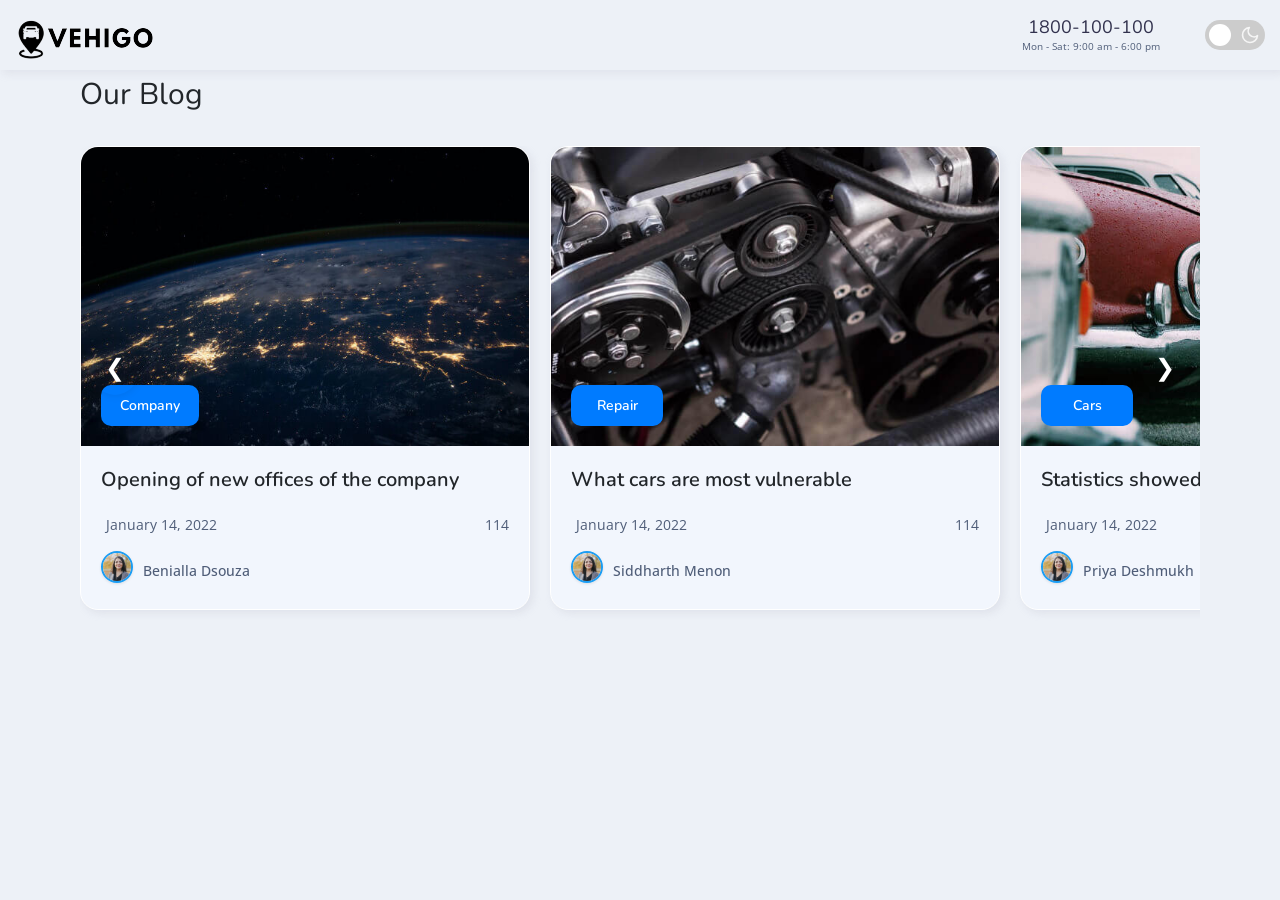
<file: blog.html>
<!DOCTYPE html>
<html lang="en">

<head>
    <meta charset="UTF-8">
    <meta name="viewport" content="width=device-width, initial-scale=1.0">
    <title>Our Blogs</title>
    <link rel="stylesheet" href="https://cdnjs.cloudflare.com/ajax/libs/font-awesome/4.7.0/css/font-awesome.min.css" />
    <link rel="stylesheet" href="assets/css/style.css" />


    <link rel="preconnect" href="https://fonts.googleapis.com" />
    <link rel="preconnect" href="https://fonts.gstatic.com" crossorigin />
    <link href="https://fonts.googleapis.com/css2?family=Nunito:wght@400;600&family=Open+Sans&display=swap"
        rel="stylesheet" />
</head>

<body>
    <header class="header" data-header>
        <div class="container">
            <div class="overlay" data-overlay></div>

            <a href="index.html" class="logo">
                <img src="./assets/images/vehigologo.png" alt="VehiGo logo" />
            </a>

            <nav class="navbar" data-navbar>
                <ul class="navbar-list">
                    <li>
                        <a href="index.html" class="navbar-link" data-nav-link>Home</a>
                    </li>

                    <li>
                        <a href="featured-car.html" class="navbar-link" data-nav-link>Explore cars</a>
                    </li>

                    <li>
                        <a href="./src/pages/about.html" class="navbar-link" data-nav-link>About us</a>
                    </li>

                    <li>
                        <a href="blog.html" class="navbar-link" data-nav-link>Blog</a>
                    </li>

                    <li>
                        <a href="offline.html" class="navbar-link" data-nav-link>Offline Centers</a>
                    </li>

                    <li>
                        <a href="rentcar.html" class="navbar-link" data-nav-link>Rent Your Car</a>
                    </li>

                    <!-- 🌙 Dark Mode Toggle Button -->
                    <!-- Removed dark mode toggle button -->
                </ul>
            </nav>

            <div class="header-actions">
                <div class="header-contact">
                    <a href="tel:1800100100" class="contact-link">1800-100-100</a>

                    <span class="contact-time">Mon - Sat: 9:00 am - 6:00 pm</span>
                </div>
                <!-- Theme Toggle Switch with SVG icons -->
                <label class="theme-switch" for="theme-toggle">
                    <input type="checkbox" id="theme-toggle" />
                    <span class="slider">
                        <span class="icon sun" aria-label="Light mode">
                            <svg width="20" height="20" viewBox="0 0 24 24" fill="none" stroke="orange" stroke-width="2"
                                stroke-linecap="round" stroke-linejoin="round">
                                <circle cx="12" cy="12" r="5" />
                                <line x1="12" y1="1" x2="12" y2="3" />
                                <line x1="12" y1="21" x2="12" y2="23" />
                                <line x1="4.22" y1="4.22" x2="5.64" y2="5.64" />
                                <line x1="18.36" y1="18.36" x2="19.78" y2="19.78" />
                                <line x1="1" y1="12" x2="3" y2="12" />
                                <line x1="21" y1="12" x2="23" y2="12" />
                                <line x1="4.22" y1="19.78" x2="5.64" y2="18.36" />
                                <line x1="18.36" y1="5.64" x2="19.78" y2="4.22" />
                            </svg>
                        </span>
                        <span class="icon moon" aria-label="Dark mode">
                            <svg width="20" height="20" viewBox="0 0 24 24" fill="none" stroke="#f5f5f5"
                                stroke-width="2" stroke-linecap="round" stroke-linejoin="round">
                                <path d="M21 12.79A9 9 0 1 1 11.21 3a7 7 0 0 0 9.79 9.79z" />
                            </svg>
                        </span>
                    </span>
                </label>
            </div>
    </header>
    <br>
    <main>
        <article>
            <section class="section blog" id="blog">
                <div class="container">
                    <div class="blog-wrapper">
                        <h2 class="h2 section-title">Our Blog</h2>

                        <button class="left-arrow">&#10094;</button>

                        <ul class="blog-list has-scrollbar">

                            <!-- BLOG 1 -->

                            <li>
                                <div class="blog-card">
                                    <figure class="card-banner">
                                        <a href="blogs/blog1.html">
                                            <img src="./assets/images/blog-1.jpg"
                                                alt="Opening of new offices of the company" loading="lazy"
                                                class="w-100" />
                                        </a>
                                        <a href="blogs/blog1.html" class="btn card-badge">Company</a>
                                    </figure>

                                    <div class="card-content">
                                        <h3 class="h3 card-title">
                                            <a href="blogs/blog1.html">Opening of new offices of the company</a>
                                        </h3>
                                        <div class="card-meta">
                                            <div class="publish-date">
                                                <ion-icon name="time-outline"></ion-icon>
                                                <time datetime="2022-01-14">January 14, 2022</time>
                                            </div>
                                            <div class="comments">

                                                <ion-icon name="chatbubble-ellipses-outline"></ion-icon>

                                                <data value="114">114</data>
                                            </div>
                                        </div>
                                        <div class="card-author">

                                            <img src="./assets/images/author.jpg" class="author-img" />

                                            <div class="author-name">Benialla Dsouza</div>
                                        </div>
                                    </div>
                                </div>
                            </li>


                            <!-- BLOG 2 -->

                            <li>
                                <div class="blog-card">
                                    <figure class="card-banner">
                                        <a href="blogs/blog2.html">
                                            <img src="./assets/images/blog-2.jpg" alt="What cars are most vulnerable"
                                                loading="lazy" class="w-100" />
                                        </a>
                                        <a href="blogs/blog2.html" class="btn card-badge">Repair</a>
                                    </figure>

                                    <div class="card-content">
                                        <h3 class="h3 card-title">

                                            <a href="blogs/blog2.html">What cars are most vulnerable</a>

                                        </h3>
                                        <div class="card-meta">
                                            <div class="publish-date">
                                                <ion-icon name="time-outline"></ion-icon>
                                                <time datetime="2022-01-14">January 14, 2022</time>
                                            </div>
                                            <div class="comments">

                                                <ion-icon name="chatbubble-ellipses-outline"></ion-icon>

                                                <data value="114">114</data>
                                            </div>
                                        </div>
                                        <div class="card-author">

                                            <img src="./assets/images/author.jpg" class="author-img" />

                                            <div class="author-name">Siddharth Menon</div>
                                        </div>
                                    </div>
                                </div>
                            </li>



                            <!-- BLOG 3 -->

                            <li>
                                <div class="blog-card">
                                    <figure class="card-banner">
                                        <a href="blogs/blog3.html">
                                            <img src="./assets/images/blog-3.jpg"
                                                alt="Statistics showed which average age" loading="lazy"
                                                class="w-100" />
                                        </a>
                                        <a href="blogs/blog3.html" class="btn card-badge">Cars</a>
                                    </figure>

                                    <div class="card-content">
                                        <h3 class="h3 card-title">
                                            <a href="blogs/blog3.html">Statistics showed which average age</a>
                                        </h3>
                                        <div class="card-meta">
                                            <div class="publish-date">
                                                <ion-icon name="time-outline"></ion-icon>
                                                <time datetime="2022-01-14">January 14, 2022</time>
                                            </div>
                                            <div class="comments">

                                                <ion-icon name="chatbubble-ellipses-outline"></ion-icon>
                                                <data value="114">114</data>
                                            </div>
                                        </div>
                                        <div class="card-author">

                                            <img src="./assets/images/author.jpg" class="author-img" />

                                            <div class="author-name">Priya Deshmukh</div>
                                        </div>
                                    </div>
                                </div>
                            </li>

                            <!-- BLOG 4 -->

                            <li>
                                <div class="blog-card">
                                    <figure class="card-banner">
                                        <a href="blogs/blog4.html">
                                            <img src="./assets/images/blog-4.jpg"
                                                alt="What's required when renting a car?" loading="lazy"
                                                class="w-100" />
                                        </a>
                                        <a href="blogs/blog4.html" class="btn card-badge">Cars</a>
                                    </figure>

                                    <div class="card-content">
                                        <h3 class="h3 card-title">
                                            <a href="blogs/blog4.html">What's required when renting a car?</a>
                                        </h3>
                                        <div class="card-meta">
                                            <div class="publish-date">
                                                <ion-icon name="time-outline"></ion-icon>
                                                <time datetime="2022-01-14">January 14, 2022</time>
                                            </div>
                                            <div class="comments">

                                                <ion-icon name="chatbubble-ellipses-outline"></ion-icon>

                                                <data value="114">114</data>
                                            </div>
                                        </div>
                                        <div class="card-author">

                                            <img src="./assets/images/author.jpg" class="author-img" />

                                            <div class="author-name">Ravi Khanna</div>
                                        </div>
                                    </div>
                                </div>
                            </li>


                            <!-- BLOG 5 -->

                            <li>
                                <div class="blog-card">
                                    <figure class="card-banner">
                                        <a href="blogs/blog5.html">
                                            <img src="./assets/images/blog-5.jpg" alt="New rules for handling our cars"
                                                loading="lazy" class="w-100" />
                                        </a>
                                        <a href="blogs/blog5.html" class="btn card-badge">Company</a>
                                    </figure>

                                    <div class="card-content">
                                        <h3 class="h3 card-title">
                                            <a href="blogs/blog5.html">New rules for handling our cars</a>
                                        </h3>
                                        <div class="card-meta">
                                            <div class="publish-date">
                                                <ion-icon name="time-outline"></ion-icon>
                                                <time datetime="2022-01-14">January 14, 2022</time>
                                            </div>
                                            <div class="comments">

                                                <ion-icon name="chatbubble-ellipses-outline"></ion-icon>

                                                <data value="114">114</data>
                                            </div>
                                        </div>
                                        <div class="card-author">

                                            <img src="./assets/images/author.jpg" class="author-img" />

                                            <div class="author-name">Shruti Yadav</div>
                                        </div>
                                    </div>
                                </div>
                            </li>
                        </ul>

                        <button class="right-arrow">&#10095;</button>
                    </div>
                </div>
            </section>
        </article>
    </main>

</body>

</html>
</file>
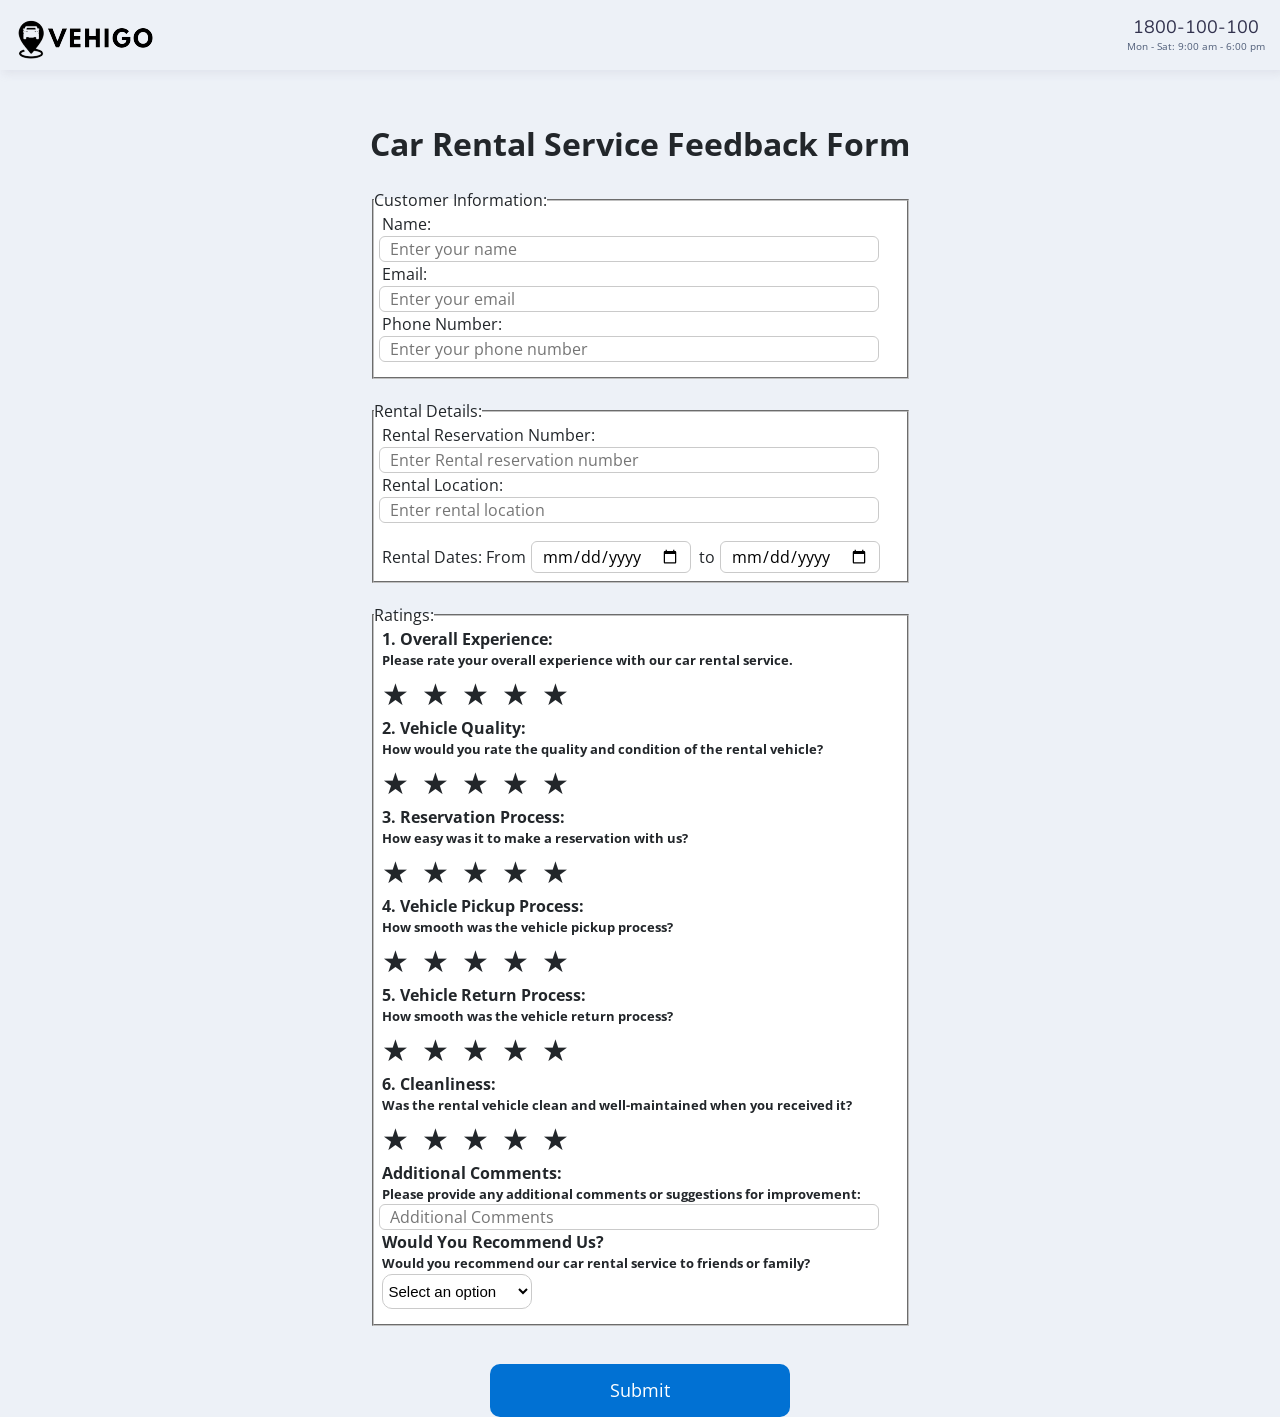
<file: feedbackForm.html>
<!DOCTYPE html>
<html lang="en">

<head>
    <meta charset="UTF-8">
    <meta name="viewport" content="width=device-width, initial-scale=1.0">
    <title>Car Rental Service Feedback</title>
    <link rel="stylesheet" href="./assets/css/style.css">
    <link rel="stylesheet" href="./assets/css/feebackForm.css">

    <link rel="shortcut icon" href="./favicon.svg" type="image/svg+xml">

    <link rel="preconnect" href="https://fonts.googleapis.com">
    <link rel="preconnect" href="https://fonts.gstatic.com" crossorigin>
    <link href="https://fonts.googleapis.com/css2?family=Nunito:wght@400;600&family=Open+Sans&display=swap"
        rel="stylesheet">
</head>

<body>

    <header class="header" data-header>
        <div class="container">

            <div class="overlay" data-overlay></div>

            <a href="index.html" class="logo">
                <img src="./assets/images/vehigologo.png" alt="VehiGo logo">
            </a>

            <nav class="navbar" data-navbar>
                <ul class="navbar-list">

                    <li>
                        <a href="index.html" class="navbar-link" data-nav-link>Home</a>
                    </li>

                    <li>
                        <a href="index.html#featured-car" class="navbar-link" data-nav-link>Explore cars</a>
                    </li>

                    <li>
                        <a href="./src/pages/about.html" class="navbar-link" data-nav-link>About us</a>
                    </li>

                    <li>
                        <a href="#blog" class="navbar-link" data-nav-link>Blog</a>
                    </li>

                </ul>
            </nav>

            <div class="header-actions">

                <div class="header-contact">
                    <a href="tel:1800100100" class="contact-link">1800-100-100</a>

                    <span class="contact-time">Mon - Sat: 9:00 am - 6:00 pm</span>
                </div>

                <!-- <a href="#featured-car" class="btn" aria-labelledby="aria-label-txt">
                        <ion-icon name="car-outline"></ion-icon>

                        <span id="aria-label-txt">Explore cars</span>
                    </a>

                    <a href="./login.html" class="btn user-btn" aria-label="Profile">
                        <ion-icon name="person-outline"></ion-icon>
                    </a>

                    <button class="nav-toggle-btn" data-nav-toggle-btn aria-label="Toggle Menu">
                        <span class="one"></span>
                        <span class="two"></span>
                        <span class="three"></span>
                    </button> -->

            </div>

        </div>
    </header>

    <main class="feedback">
        <h1 class="feedbackCustom">Car Rental Service Feedback Form</h1>

        <div class="feedbackFor">
            <form action="#" method="post">
                <fieldset>
                    <legend>Customer Information:</legend>
                    <label for="name">Name:</label>
                    <input type="text" id="name" name="name" placeholder="Enter your name" required>

                    <label for="email">Email:</label>
                    <input type="email" id="email" name="email" placeholder="Enter your email" required>

                    <label for="phone">Phone Number:</label>
                    <input type="tel" id="phone" name="phone" placeholder="Enter your phone number" required
                        style="margin-bottom: 15px;">
                </fieldset>

                <fieldset>
                    <legend>Rental Details:</legend>
                    <label for="reservationNumber">Rental Reservation Number:</label>
                    <input type="text" id="reservationNumber" name="reservationNumber" placeholder="Enter Rental reservation number" required>

                    <label for="location">Rental Location:</label>
                    <input type="text" id="location" name="location" placeholder="Enter rental location" required>

                    <div class="legendary">
                        <label for="rentalDates">Rental Dates: From</label>
                        <input type="date" id="rentalDatesFrom" name="rentalDatesFrom" required>
                        <label for="rentalDatesTo">to</label>
                        <input type="date" id="rentalDatesTo" name="rentalDatesTo" required><br><br>
                    </div>
                </fieldset>



                <fieldset class="project">

                    <legend>Ratings:</legend>

                    <div class="question">
                        <h4>1. Overall Experience:</h4>
                        <h5>Please rate your overall experience with our car rental service.</h5>
                        <div class="star-rating">
                            <input type="checkbox" id="star5_1" class="rating" name="rating1[]" value="5">
                            <label for="star5_1"></label>
                            <input type="checkbox" id="star4_1" class="rating" name="rating1[]" value="4">
                            <label for="star4_1"></label>
                            <input type="checkbox" id="star3_1" class="rating" name="rating1[]" value="3">
                            <label for="star3_1"></label>
                            <input type="checkbox" id="star2_1" class="rating" name="rating1[]" value="2">
                            <label for="star2_1"></label>
                            <input type="checkbox" id="star1_1" class="rating" name="rating1[]" value="1">
                            <label for="star1_1"></label>
                        </div>
                    </div>

                    <div class="question">
                        <h4>2. Vehicle Quality:</h4>
                        <h5>How would you rate the quality and condition of the rental vehicle?</h5>
                        <div class="star-rating">
                            <input type="checkbox" id="star5_2" class="rating" name="rating2[]" value="5">
                            <label for="star5_2"></label>
                            <input type="checkbox" id="star4_2" class="rating" name="rating2[]" value="4">
                            <label for="star4_2"></label>
                            <input type="checkbox" id="star3_2" class="rating" name="rating2[]" value="3">
                            <label for="star3_2"></label>
                            <input type="checkbox" id="star2_2" class="rating" name="rating2[]" value="2">
                            <label for="star2_2"></label>
                            <input type="checkbox" id="star1_2" class="rating" name="rating2[]" value="1">
                            <label for="star1_2"></label>
                        </div>
                    </div>

                    <div class="question">
                        <h4> 3. Reservation Process:</h4>
                        <h5> How easy was it to make a reservation with us?</h5>
                        <div class="star-rating">
                            <input type="checkbox" id="star5_2" class="rating" name="rating2[]" value="5">
                            <label for="star5_3"></label>
                            <input type="checkbox" id="star4_3" class="rating" name="rating2[]" value="4">
                            <label for="star4_3"></label>
                            <input type="checkbox" id="star3_3" class="rating" name="rating2[]" value="3">
                            <label for="star3_3"></label>
                            <input type="checkbox" id="star2_3" class="rating" name="rating2[]" value="2">
                            <label for="star2_3"></label>
                            <input type="checkbox" id="star1_3" class="rating" name="rating2[]" value="1">
                            <label for="star1_3"></label>
                        </div>
                    </div>

                    <div class="question">
                        <h4>4. Vehicle Pickup Process:</h4>
                        <h5>How smooth was the vehicle pickup process?</h5>
                        <div class="star-rating">
                            <input type="checkbox" id="star5_4" class="rating" name="rating1[]" value="5">
                            <label for="star5_4"></label>
                            <input type="checkbox" id="star4_4" class="rating" name="rating1[]" value="4">
                            <label for="star4_4"></label>
                            <input type="checkbox" id="star3_4" class="rating" name="rating1[]" value="3">
                            <label for="star3_4"></label>
                            <input type="checkbox" id="star2_4" class="rating" name="rating1[]" value="2">
                            <label for="star2_4"></label>
                            <input type="checkbox" id="star1_4" class="rating" name="rating1[]" value="1">
                            <label for="star1_4"></label>
                        </div>
                    </div>

                    <div class="question">
                        <h4>5. Vehicle Return Process:</h4>
                        <h5>How smooth was the vehicle return process?</h5>
                        <div class="star-rating">
                            <input type="checkbox" id="star5_5" class="rating" name="rating1[]" value="5">
                            <label for="star5_5"></label>
                            <input type="checkbox" id="star4_5" class="rating" name="rating1[]" value="4">
                            <label for="star4_5"></label>
                            <input type="checkbox" id="star3_5" class="rating" name="rating1[]" value="3">
                            <label for="star3_5"></label>
                            <input type="checkbox" id="star2_5" class="rating" name="rating1[]" value="2">
                            <label for="star2_5"></label>
                            <input type="checkbox" id="star1_5" class="rating" name="rating1[]" value="1">
                            <label for="star1_5"></label>
                        </div>
                    </div>

                    <div class="question">
                        <h4>6. Cleanliness:</h4>
                        <h5>Was the rental vehicle clean and well-maintained when you received it?</h5>
                        <div class="star-rating">
                            <input type="checkbox" id="star5_6" class="rating" name="rating1[]" value="5">
                            <label for="star5_6"></label>
                            <input type="checkbox" id="star4_6" class="rating" name="rating1[]" value="4">
                            <label for="star4_6"></label>
                            <input type="checkbox" id="star3_6" class="rating" name="rating1[]" value="3">
                            <label for="star3_6"></label>
                            <input type="checkbox" id="star2_6" class="rating" name="rating1[]" value="2">
                            <label for="star2_6"></label>
                            <input type="checkbox" id="star1_6" class="rating" name="rating1[]" value="1">
                            <label for="star1_6"></label>
                        </div>
                    </div>

                    <h4>Additional Comments:</h4>
                    <h5>Please provide any additional comments or suggestions for improvement:</h5>
                    <input id="Additional-Comments" name="Additional-Comments
                " type="text" placeholder="Additional Comments" required />

                    <h4>Would You Recommend Us?</h4>
                    <h5>Would you recommend our car rental service to friends or family?</h5>
                    <select id="overallExperience" name="overallExperience" required>
                        <option disabled selected value="">Select an option</option>
                        <option value="Yes, definitely">Yes, definitely</option>
                        <option value="Yes, maybe">Yes, maybe</option>
                        <option value="No, probably not">No, probably not</option>
                        <option value="No, definitely not">No, definitely not</option>
                    </select>
                </fieldset>

            </form>

        </div>

        <input type="submit" value="Submit">
    </main>


    </form>

    <script>
        // JavaScript to allow deselection of stars in the middle for each question
        const ratingSets = document.querySelectorAll('.question');
        ratingSets.forEach((question) => {
            const checkboxes = question.querySelectorAll('.rating');
            checkboxes.forEach((checkbox, index) => {
                checkbox.addEventListener('change', (event) => {
                    const checked = event.target.checked;
                    for (let i = 0; i < checkboxes.length; i++) {
                        if (i < index) {
                            checkboxes[i].checked = checked;
                        } else if (i > index) {
                            checkboxes[i].checked = false;
                        }
                    }
                });
            });
        });
    </script>
</body>

</html>
</file>
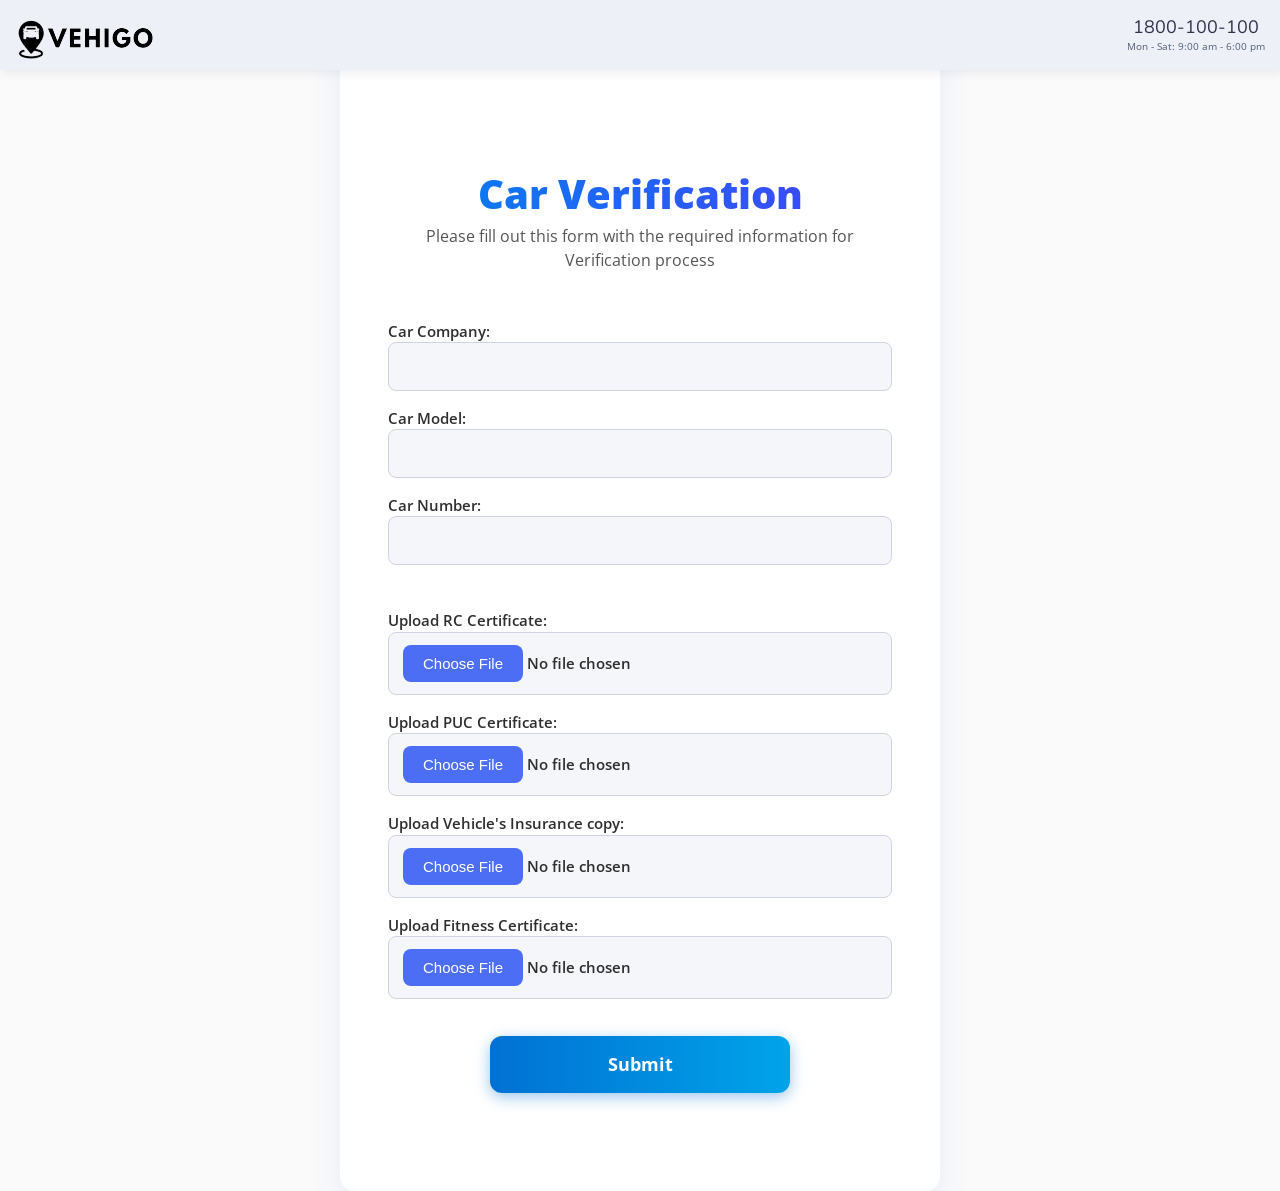
<file: hostPage.html>
<!DOCTYPE html>
<html lang="en">

<head>
    <meta charset="UTF-8">
    <meta name="viewport" content="width=device-width, initial-scale=1.0">
    <title>
        VehiGo-Host Page
    </title>
    <link rel="icon" href="./favicon.svg" type="image/x-icon">

    <!-- 
    - custom css link
  -->
    <link rel="stylesheet" href="./assets/css/style.css">
    <link rel="stylesheet" href="./styles/hostRegistration.css">

    <!-- 
- google font link
-->
    <link rel="preconnect" href="https://fonts.googleapis.com">
    <link rel="preconnect" href="https://fonts.gstatic.com" crossorigin>
    <link href="https://fonts.googleapis.com/css2?family=Nunito:wght@400;600&family=Open+Sans&display=swap"
        rel="stylesheet">
</head>

<body>

    <header class="header" data-header>
        <div class="container">

            <div class="overlay" data-overlay></div>

            <a href="index.html" class="logo">
                <img src="./assets/images/vehigologo.png" alt="VehiGo logo">
            </a>

            <nav class="navbar" data-navbar>
                <ul class="navbar-list">

                    <li>
                        <a href="index.html" class="navbar-link" data-nav-link>Home</a>
                    </li>

                    <li>
                        <a href="index.html#featured-car" class="navbar-link" data-nav-link>Explore cars</a>
                    </li>

                    <li>
                        <a href="./src/pages/about.html" class="navbar-link" data-nav-link>About us</a>
                    </li>

                    <li>
                        <a href="#blog" class="navbar-link" data-nav-link>Blog</a>
                    </li>

                </ul>
            </nav>

            <div class="header-actions">

                <div class="header-contact">
                    <a href="tel:1800100100" class="contact-link">1800-100-100</a>

                    <span class="contact-time">Mon - Sat: 9:00 am - 6:00 pm</span>
                </div>

                <!-- <a href="#featured-car" class="btn" aria-labelledby="aria-label-txt">
                    <ion-icon name="car-outline"></ion-icon>

                    <span id="aria-label-txt">Explore cars</span>
                </a>

                <a href="./login.html" class="btn user-btn" aria-label="Profile">
                    <ion-icon name="person-outline"></ion-icon>
                </a>

                <button class="nav-toggle-btn" data-nav-toggle-btn aria-label="Toggle Menu">
                    <span class="one"></span>
                    <span class="two"></span>
                    <span class="three"></span>
                </button> -->

            </div>

        </div>
    </header>
    <div class="regform">
    <main class="form">
        <h1>Car Verification</h1>
        <p>Please fill out this form with the required information for Verification process</p>
        <form method="post">
            <fieldset>
                <label for="Car-company">Car Company: <input id="Car-company" name="Car-company" type="text"
                        required /></label>
                <label for="car-model">Car Model: <input id="car-model" name="car-model" type="text" required /></label>
                <label for="car-number">Car Number: <input id="car-number" name="car-number" type="text"
                        required /></label>


            </fieldset>
            <fieldset>
                <label for="RC">Upload RC Certificate: <input id="RC" type="file" name="file" class="field"
                        class="custom-file-upload" /></label>
                <label for="PUC">Upload PUC Certificate: <input id="PUC Certificate" type="file" name="file" /></label>
                <label for="Insurance">Upload Vehicle's Insurance copy: <input id="Insurance" type="file"
                        name="file" /></label>
                <label for="Fitness">Upload Fitness Certificate: <input id="Fitness" type="file"
                            name="file" /></label>
            </fieldset>
            <input type="submit" value="Submit" />
        </form>
    </main>
</div>
</body>

</html>
</file>
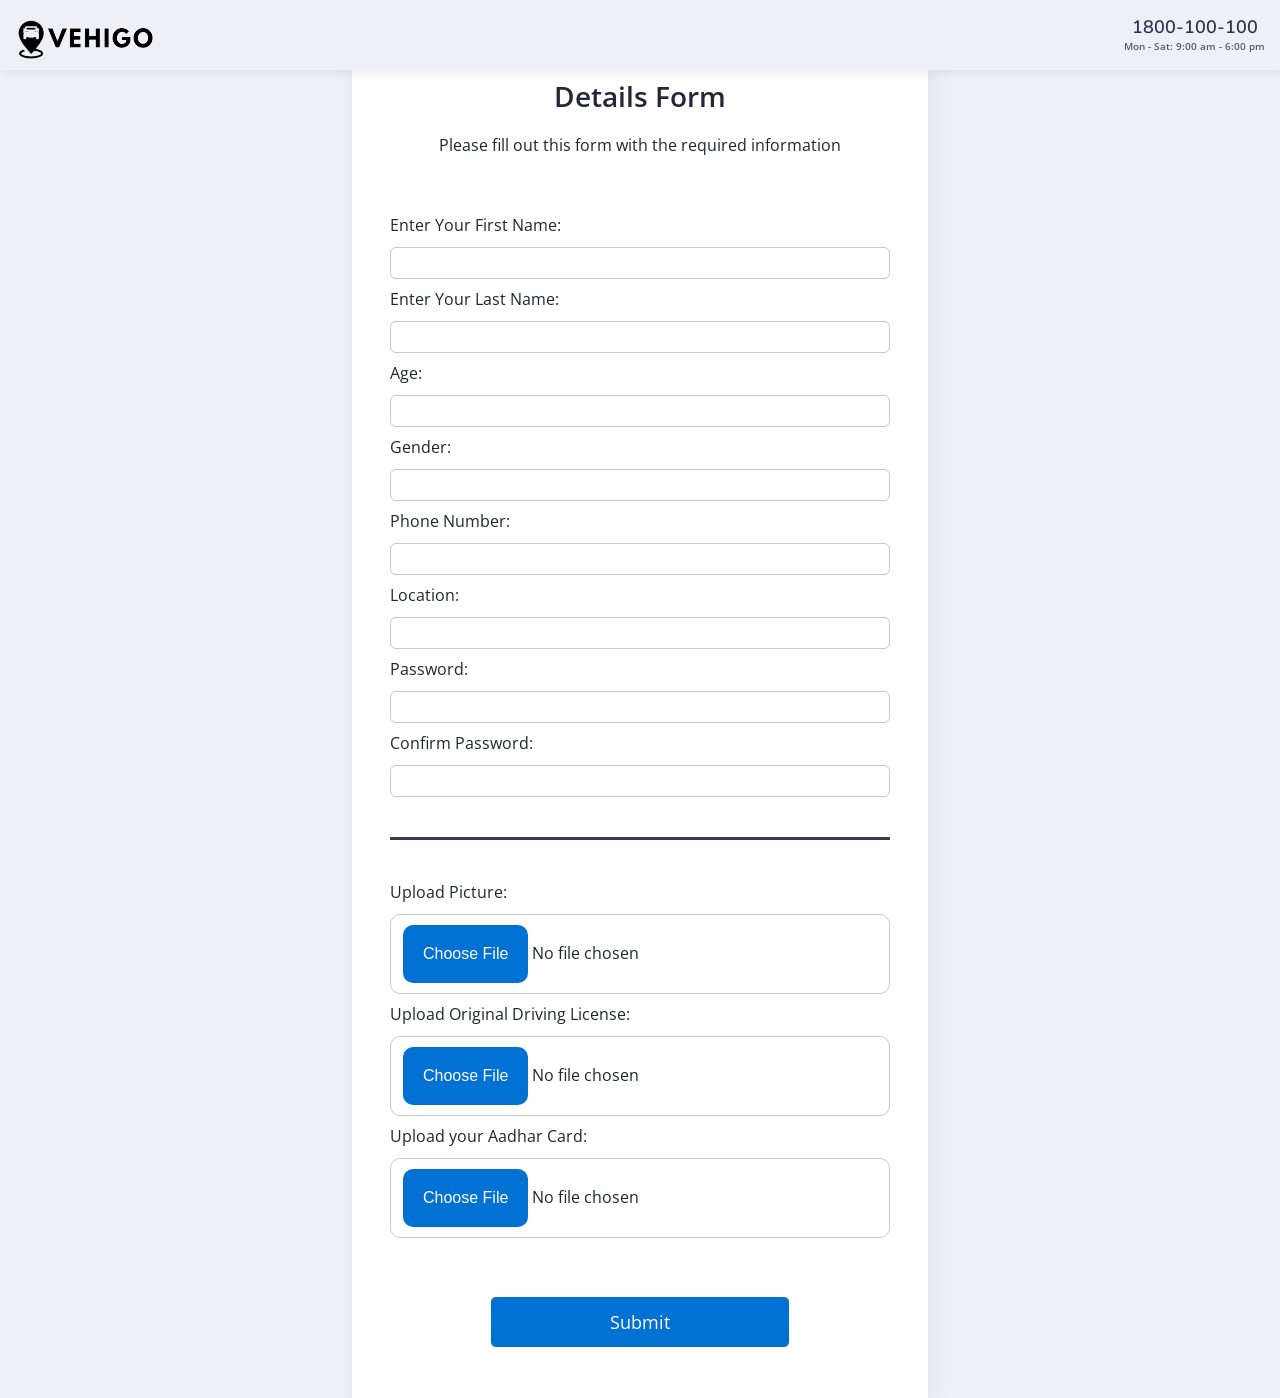
<file: registrationPage.html>
<!DOCTYPE html>
<html lang="en">

<head>
    <title>VehiGo-User Details</title>

      <link rel="icon" href="./favicon.svg" type="image/svg+xml" />



    <!-- 
    - custom css link
  -->
    <link rel="stylesheet" href="./assets/css/style.css">
    <link rel="stylesheet" href="./styles/registrationStyle.css">

    <!-- 
    - google font link
  -->
    <link rel="preconnect" href="https://fonts.googleapis.com">
    <link rel="preconnect" href="https://fonts.gstatic.com" crossorigin>
    <link href="https://fonts.googleapis.com/css2?family=Nunito:wght@400;600&family=Open+Sans&display=swap"
        rel="stylesheet">
</head>

<body>

    <!-- 
    - #HEADER
  -->

    <header class="header" data-header>
        <div class="container">

            <div class="overlay" data-overlay></div>

            <a href="index.html" class="logo">
                <img src="./assets/images/vehigologo.png" alt="VehiGo logo">
            </a>

            <nav class="navbar" data-navbar>
                <ul class="navbar-list">

                    <li>
                        <a href="index.html" class="navbar-link" data-nav-link>Home</a>
                    </li>

                    <li>
                        <a href="index.html#featured-car" class="navbar-link" data-nav-link>Explore cars</a>
                    </li>

                    <li>
                        <a href="#" class="navbar-link" data-nav-link>About us</a>
                    </li>

                    <li>
                        <a href="#blog" class="navbar-link" data-nav-link>Blog</a>
                    </li>

                </ul>
            </nav>

            <div class="header-actions">

                <div class="header-contact">
                    <a href="tel:1800100100" class="contact-link">1800-100-100</a>

                    <span class="contact-time">Mon - Sat: 9:00 am - 6:00 pm</span>
                </div>

                <!-- <a href="#featured-car" class="btn" aria-labelledby="aria-label-txt">
                        <ion-icon name="car-outline"></ion-icon>

                        <span id="aria-label-txt">Explore cars</span>
                    </a>

                    <a href="./login.html" class="btn user-btn" aria-label="Profile">
                        <ion-icon name="person-outline"></ion-icon>
                    </a>

                    <button class="nav-toggle-btn" data-nav-toggle-btn aria-label="Toggle Menu">
                        <span class="one"></span>
                        <span class="two"></span>
                        <span class="three"></span>
                    </button> -->

            </div>

        </div>
    </header>


    <div class="regform">
        <main class="form">
            <h1>Details Form</h1>
            <p>Please fill out this form with the required information</p>
            <form method="post">
                <fieldset>
                    <label for="first-name">Enter Your First Name: <input id="first-name" name="first-name" type="text"
                            required /></label>
                    <label for="last-name">Enter Your Last Name: <input id="last-name" name="last-name" type="text"
                            required /></label>
                    <label for="age">Age: <input id="age" name="age" type="number" required /></label>
                    <label for="">Gender: <input id="gender" name="gender" type="text" required /></label>
                    <label for="phone-number">Phone Number: <input id="phone-number" name="phone-number" type="tel"
                            required /></label>
                    <label for="Location">Location: <input id="location" name="location" type="text" required /></label>
                    <label for="new-password">Password: <input id="new-password" name="new-password" type="password"
                            pattern="[a-z0-5]{8,}" required /></label>
                    <label for="confirm-password">Confirm Password: <input id="confirm-password" name="confirm-password"
                            type="password" pattern="[a-z0-5]{8,}" required /></label>
                </fieldset>
                <fieldset>
                    <label for="picture">Upload Picture: <input id="picture" type="file" class="field" name="file"
                            class="custom-file-upload" /></label>
                    <label for="driving-license">Upload Original Driving License: <input id="profile-picture"
                            class="field" type="file" name="file" /></label>
                    <label for="Aadhar">Upload your Aadhar Card: <input id="Aadhar" type="file" name="file"
                            class="field" /></label>
                </fieldset>
                <input type="submit" value="Submit" />
            </form>
        </main>

    </div>
    <!-- JavaScript -->
    <script src="scripts/loginscript.js"></script>
</body>


</html>
</file>
<file: assets/css/style.css>
/*-----------------------------------*\
  #style.css
\*-----------------------------------*/

/**
 * copyright 2022 codewithsadee
 */

/*-----------------------------------*\
  #CUSTOM PROPERTY
\*-----------------------------------*/

:root {
  /**
   * colors
   */

  --pale-purple-pantone: hsl(262, 63%, 92%);
  --medium-sea-green: hsl(152, 63%, 43%);
  --lavender-blush: hsl(336, 35%, 92%);
  --carolina-blue: hsl(204, 91%, 53%);
  --carolina-blue-1: hsl(204, 78%, 36%);
  --columbia-blue: hsl(204, 92%, 90%);
  --alice-blue-1: hsl(216, 38%, 95%);
  --alice-blue-2: hsl(216, 75%, 97%);
  --alice-blue-3: hsl(216, 38%, 95%);
  --alice-blue-4: hsl(217, 33%, 92%);
  --independence: hsl(219, 21%, 39%); /* Original independence color */
  --deep-cerise: hsl(329, 63%, 52%);
  --eerie-black: hsl(210, 11%, 15%);
  --space-cadet: hsl(240, 22%, 25%); /* Used for headings, already quite dark */
  --blue-jeans: hsl(204, 80%, 63%);
  --slate-blue: hsl(262, 60%, 57%);
  --beau-blue: hsl(208, 86%, 92%);
  --honey-dew: hsl(152, 48%, 89%);
  --mimi-pink: hsl(329, 63%, 90%);
  --red-salsa: hsl(0, 79%, 63%);
  --sapphire: hsl(211, 100%, 35%);
  --manatee: hsl(219, 14%, 60%); /* Used for input labels, might need adjustment */
  --white: hsl(0, 0%, 100%);

  --gradient: linear-gradient(to top, var(--alice-blue-2), var(--alice-blue-3));

  /**
   * typography
   */

  --ff-nunito: 'Nunito', sans-serif;
  --ff-open-sans: 'Open Sans', sans-serif;

  --fs-1: 2.125rem;
  --fs-2: 1.875rem;
  --fs-3: 1.5rem;
  --fs-4: 1.375rem;
  --fs-5: 1.125rem;
  --fs-6: 0.875rem;
  --fs-7: 0.625rem;

  /* NEW: Define a new font size variable for slightly larger nav links */
  --fs-navbar-link: 1rem; /* 16px */

  --fw-400: 400;
  --fw-600: 600;

  /**
   * transition
   */

  --transition: 0.5s ease;

  /**
   * spacing
   */

  --section-padding: 50px;

  /**
   * radius
   */

  --radius-10: 10px;
  --radius-14: 14px;
  --radius-18: 18px;

  /**
   * shadow
   */

  --shadow-1: 3px 3px 9px hsla(240, 14%, 69%, 0.2);
  --shadow-2: 3px 3px 9px hsla(204, 92%, 59%, 0.3);

  /* --- NEW CONTRAST COLORS --- */
  --text-primary-dark: hsl(210, 11%, 15%); /* Very dark grey, closer to black */
  --text-secondary-dark: hsl(219, 21%, 25%); /* Darker shade of independence */
  --text-light-on-dark: hsl(0, 0%, 90%); /* Light grey for text on dark backgrounds */
  /* --- END NEW CONTRAST COLORS --- */

}

/*-----------------------------------*\
  #RESET
\*-----------------------------------*/

*,
*::before,
*::after {
  margin: 0;
  padding: 0;
  box-sizing: border-box;
}

li {
  list-style: none;
}

a {
  text-decoration: none;
}

a,
img,
span,
label,
input,
button,
ion-icon {
  display: block;
}

button,
input {
  background: none;
  border: none;
  font: inherit;
}

button {
  cursor: pointer;
}

input {
  width: 100%;
}

ion-icon {
  pointer-events: none;
}

html {
  font-family: var(--ff-open-sans);
  color: var(--text-primary-dark); /* Changed global text color for better readability */
  font-size: 1rem;
  line-height: 1.5;
  scroll-behavior: smooth;
  height: 100%; /* Ensure html has 100% height for vh to work consistently */
}

body {
  background: var(--alice-blue-1);
  overflow-x: hidden;
  height: 100%; /* Ensure body has 100% height for vh to work consistently */
}

::-webkit-scrollbar {
  width: 15px;
  height: 10px;
}

::-webkit-scrollbar-track {
  background: var(--white);
}

::-webkit-scrollbar-thumb {
  background: hsla(219, 14%, 60%, 0.3);
  border: 2px solid var(--white);
}


::-webkit-scrollbar-thumb:hover { background: hsla(219, 14%, 60%, 0.5); }



/* Removed dark mode related CSS */

#theme-toggle {
  position: fixed;
  top: 1rem;
  right: 1rem;
  font-size: 1.5rem;
  background: none;
  border: none;
  cursor: pointer;
}

/*-----------------------------------*\
  #THEME SWITCH
\*-----------------------------------*/

.theme-switch {
  position: relative;
  display: inline-block;
  width: 60px;
  height: 30px;
  margin-left: 15px;
  z-index: 1000;
}

.theme-switch input {
  opacity: 0;
  width: 0;
  height: 0;
}

.slider {
  position: absolute;
  cursor: pointer;
  top: 0;
  left: 0;
  right: 0;
  bottom: 0;
  background-color: #ccc;
  transition: .4s;
  border-radius: 30px;
  display: flex;
  align-items: center;
  justify-content: space-between;
  padding: 0 5px;
}

.slider:before {
  position: absolute;
  content: "";
  height: 22px;
  width: 22px;
  left: 4px;
  bottom: 4px;
  background-color: white;
  transition: .4s;
  border-radius: 50%;
  z-index: 2;
}

input:checked + .slider {
  background-color: #2196F3;
}

input:checked + .slider:before {
  transform: translateX(30px);
}

.slider .icon {
  display: flex;
  align-items: center;
  justify-content: center;
  z-index: 1;
}

.slider .icon.sun {
  color: #f39c12;
}

.slider .icon.moon {
  color: #f5f5f5;
}

/* Ensure theme switch doesn't interfere with navbar */
.header-actions {
  position: relative;
  z-index: 1001;
  display: flex;
  align-items: center;
  gap: 10px;
}

.theme-switch {
  pointer-events: auto;
  position: relative;
  z-index: 1002;
}

/* Ensure proper spacing in header actions */
.header-actions .btn {
  margin-left: 10px;
}

/* Prevent theme switch from interfering with other elements */
.header-actions > *:not(.theme-switch) {
  position: relative;
  z-index: 1000;
}

/*-----------------------------------*\
  #REUSED STYLE
\*-----------------------------------*/

.btn {
  position: relative;
  background: var(--background, var(--carolina-blue));
  color: var(--color, var(--white)); /* Buttons on blue background should have white text */
  min-width: var(--width, 40px);
  min-height: var(--height, 40px);
  padding: 5px;
  display: grid;
  place-items: center;
  border-radius: var(--radius-14);
  font-family: var(--ff-nunito);
  font-size: var(--fs-6);
  font-weight: var(--fw-600);
  overflow: hidden;
}

.btn ion-icon {
  font-size: 22px;
  --ionicon-stroke-width: 40px;
}

.btn::before {
  content: "";
  position: absolute;
  inset: 0;
  background: linear-gradient(to right, hsla(0, 0%, 100%, 0.4), transparent);
  opacity: 0;
  pointer-events: none;
  transition: var(--transition);
}

.btn:is(:hover, :focus) {
  box-shadow: var(--shadow-2);
}

.btn:is(:hover, :focus)::before {
  opacity: 1;
}

.section {
  padding-block: var(--section-padding);
}

.h1,
.h2,
.h3 {
  color: var(--text-primary-dark); /* Headings should be very dark for contrast */
  font-family: var(--ff-nunito);
  line-height: 1.4;
}

.h1 {
  font-size: var(--fs-1);
  text-transform: uppercase;
}

.h2,
.h3 {
  font-weight: var(--fw-400);
}

.h2 {
  font-size: var(--fs-2);
}

.h3 {
  font-size: var(--fs-4);
}

.w-100 {
  width: 100%;
}


/* --- BEGINNING OF .container adjustments for left alignment --- */
.container {
  width: 100%;
  padding-inline: 15px; /* Default padding for all containers */
  /* REMOVED margin-inline: auto and max-width from here and moved to media queries */
  /* for a more intentional left alignment on larger screens */
}

/* Specific adjustments for header container only */
.header .container {
    padding-inline: 15px; /* Adjust padding for small screens */
}

/* --- END OF .container adjustments --- */


button, a {
  transition: var(--transition);
}


/*-----------------------------------*\
  #HEADER
\*-----------------------------------*/

.header-contact {
  display: none;
}

.header {
  background: var(--alice-blue-1);
  position: fixed;
  top: 0;
  left: 0;
  width: 100%;
  transition: var(--transition);
  z-index: 4;
}

.header.active {
  box-shadow: var(--shadow-1);
}

.header .container {
  height: 70px;
  display: flex;
  justify-content: space-between;
  align-items: center;
  /* Removed padding-inline from here as it's now in the generic .container above */
}

.header-actions {
  display: flex;
  align-items: center;
  gap: 20px;
}

.header-actions .btn span {
  display: none;
}

.user-btn {
  --color: var(--independence);
  --background: var(--white);
  --shadow-2: var(--shadow-1);
  box-shadow: var(--shadow-1);
}

/* animation in logo */
.logo {
  margin-top: 0.5rem;
  transition: transform 0.5s ease-in-out;
  animation: zoom 3s ease-in-out infinite;
}

@keyframes zoom {
  0% {
    transform: scale(1) translateY(0px);
  }
  50% {
    transform: scale(1.1) translateY(-10px);
  }
  100% {
    transform: scale(1) translateY(0px);
  }
}

.nav-toggle-btn span {
  background: var(--independence);
  width: 22px;
  height: 2px;
  border-radius: 2px;
  margin-block: 8px;
  transform-origin: right;
  transition: var(--transition);
}

.nav-toggle-btn span.two {
  transform: scaleX(0.7);
}

.nav-toggle-btn span.three {
  transform: scaleX(0.4);
}

.nav-toggle-btn:is(:hover, :focus) span {
  background: var(--carolina-blue);
}

.nav-toggle-btn.active span {
  transform: scaleX(1);
  background: var(--carolina-blue);
}

.navbar {
  background: var(--alice-blue-1);
  position: fixed;
  top: 70px;
  bottom: 0;
  right: -260px;
  max-width: 260px;
  width: 100%;
  padding: 20px 25px;
  border: 1px solid var(--white);
  box-shadow: var(--shadow-1);
  visibility: hidden;
  transition: 0.25s cubic-bezier(0.51, 0.03, 0.64, 0.28);
}

.navbar.active {
  visibility: visible;
  transform: translateX(-100%);
  transition: 0.5s cubic-bezier(0.33, 0.85, 0.56, 1.02);
}

.navbar-link {
  color: var(--text-secondary-dark); /* Use a darker text color for navbar links */
  font-family: var(--ff-nunito);
  font-size: var(--fs-navbar-link); /* Using the new variable */
  padding-block: 5px;
  margin-bottom: 15px;
  transition: 0.3s ease;
  text-decoration: none;
  display: block;
  border-radius: 5px;
}

.navbar-link:is(:hover, :focus) {
  color: white; /* This contrast should be good on carolina-blue */
  background-color: var(--carolina-blue);
  padding-left: 8px;
  padding-right: 8px;
  font-weight: bolder;
}

.navbar-link.active {
  color: white;
  background-color: var(--carolina-blue);
  font-weight: bold;
  padding-left: 10px;
}

.overlay {
  position: fixed;
  top: 70px;
  background: hsl(216, 38%, 95%);
  left: 0;
  right: 0;
  bottom: 0;
  opacity: 0;
  pointer-events: none;
  transition: var(--transition);
}

.overlay.active {
  opacity: 0.7;
  pointer-events: all;
}

.header .container {
  box-shadow: var(--shadow-1);
  color: #e3ff00;
}


/* Dark Mode Styling */
body.dark-mode {
  background-color: #121212;
  color: #ffffff;
}
body.dark-mode p,
body.dark-mode h1,
body.dark-mode h2,
body.dark-mode h3,
body.dark-mode a {
  color: #f5f5f5;
}

body.dark-mode a,
body.dark-mode .navbar-link {
  color: #ffffff;
}
body.dark-mode .footer-bottom,
body.dark-mode .footer-bottom p,
body.dark-mode .footer-bottom a,
body.dark-mode .footer-bottom ion-icon {
  color: #121212;
}
body.dark-mode .user-btn ion-icon {
  color: #200f0f; /* Light color for dark mode */
}

body.dark-mode .navbar {
  background-color: #1a1a1a;
}

body.dark-mode header,
body.dark-mode footer {
  background-color: #1e1e1e;
  color: #ffffff;
}


/*-----------------------------------*\
  #HERO
\*-----------------------------------*/

.hero {
  padding-top: 120px;
}

.hero-content {
  display: flex;
  flex-direction: column;
  min-width: 20ch;
  overflow: hidden;
  margin-bottom: 3rem;
}
.hero-title {
  max-width: 22ch;
  margin-bottom: 10px;
  cursor: pointer;
  -webkit-text-fill-color: transparent;
  background: linear-gradient(50deg, var(--independence), var(--carolina-blue));
  -webkit-background-clip: text;
  overflow: hidden;
  white-space: nowrap;
  width: 0;
  border-right: 0.3rem solid var(--carolina-blue-1);
  animation: hideRevel 4s steps(14) 1s infinite,
    blink 0.6s infinite step-end alternate;
}
.first {
  max-width: 17ch;
}

@keyframes hideRevel {
  0% {
    width: 0;
  }
  50% {
    width: 20ch;
  }
  70% {
    width: 20ch;
  }
  100% {
    width: 0;
  }
}
@keyframes blink {
  50% {
    border-color: transparent;
  }
}

.hero-text {
  color: var(--text-secondary-dark); /* Use a darker text color for hero text */
  line-height: 1.8;
  margin-bottom: 30px;
  margin-top: 10px;
}

.hero-banner {
  display: none; /* Default for mobile, will be overridden by media queries */
}

.hero-form {
  background: var(--gradient);
  border: 1px solid var(--white);
  box-shadow: var(--shadow-1);
  border-radius: var(--radius-18);
  font-family: var(--ff-nunito);
  padding: 25px;
  display: grid;
  gap: 20px;
}

.input-wrapper {
  padding: 18px 25px;
}

.input-wrapper:not(:last-of-type) {
  border-bottom: 1px solid hsla(0, 0%, 0%, 0.08);
}

.input-label {
  color: var(--manatee); /* Keep original manatee, or adjust if needed */
  font-size: var(--fs-6);
  margin-bottom: 12px;
  font-size: var(--fs-5);
}

.input-field {
  color: var(--text-primary-dark); /* Input field typed text should be very dark */
  outline: 2px solid transparent;
  outline-offset: 5px;
  border-radius: 4px;
  transition: var(--transition);
  padding: 10px 0;
  font-size: var(--fs-4);
  appearance: none;
  background-image: url("data:image/svg+xml,%3Csvg xmlns='http://www.w3.org/2000/svg' viewBox='0 0 24 24' fill='%236c757d'%3E%3Cpath d='M7 10l5 5 5-5z'/%3E%3C/svg%3E");
  background-repeat: no-repeat;
  background-position: right 10px center;
  background-size: 20px;
  padding-right: 35px;
}

.hero-form #input-1,
.hero-form #input-2 {
  background-image: url("data:image/svg+xml,%3Csvg xmlns='http://www.w3.org/2000/svg' viewBox='0 0 24 24' fill='%236c757d'%3E%3Cpath d='M7 10l5 5 5-5z'/%3E%3C/svg%3E");
  background-repeat: no-repeat;
  background-position: right 10px center;
  background-size: 20px;
  padding-right: 35px;
}

.hero-form #input-1::placeholder {
  color: var(--text-secondary-dark); /* Darken placeholder text for contrast */
  opacity: 1;
}

.hero-form #input-2::placeholder {
  color: var(--text-secondary-dark); /* Darken placeholder text for contrast */
  opacity: 1;
}

.hero-form #input-1 {
  font-size: var(--fs-4);
  color: var(--text-primary-dark); /* Ensure input text is dark */
}

.hero-form #input-2 {
  font-size: var(--fs-4);
  color: var(--text-primary-dark); /* Ensure input text is dark */
}

.input-field:focus {
  outline-color: var(--carolina-blue);
}

.input-field::placeholder {
  color: var(--independence); /* Keep this as it's for default, then override above */
}

.hero-form .btn {
  --width: calc(100% - 40px);
  --height: 50px;
  margin: 20px;
  text-transform: uppercase;
}

/*-----------------------------------*\
  #FEATURED CAR
\*-----------------------------------*/

.featured-car .title-wrapper {
  display: flex;
  flex-wrap: wrap;
  justify-content: space-between;
  align-items: center;
  gap: 10px 15px;
  margin-bottom: 30px;
}

.featured-car-link {
  color: var(--text-secondary-dark); /* Adjust featured car link color */
  display: flex;
  align-items: center;
  gap: 5px;
  font-size: var(--fs-6);
}

.featured-car-link span {
  transition: var(--transition);
}

.featured-car-link:is(:hover, :focus) span {
  color: var(--space-cadet);
}

.featured-car-link ion-icon {
  margin-top: 3px;
  transition: var(--transition);
}

.featured-car-link:is(:hover, :focus) ion-icon {
  color: var(--carolina-blue);
}

.featured-car-list {
  display: grid;
  grid-template-columns: minmax(0, 1fr);
  gap: 30px;
}

.featured-car-card {
  background: var(--gradient);
  border: 1px solid var(--white);
  border-radius: var(--radius-18);
  padding: 10px;
  box-shadow: var(--shadow-1);
}

.featured-car-card .card-banner {
  background: hsla(0, 0%, 0%, 0.2);
  aspect-ratio: 3 / 2;
  border-radius: var(--radius-18);
  overflow: hidden;
}

.featured-car-card .card-banner > img {
  height: 100%;
  object-fit: cover;
}

.featured-car-card .card-content {
  padding: 20px 10px 10px;
}

.featured-car-card .card-title-wrapper {
  display: flex;
  justify-content: space-between;
  align-items: center;
  gap: 5px;
  margin-bottom: 15px;
}

.featured-car-card .card-title {
  width: calc(100% - 60px);
}

.featured-car-card .card-title > a {
  color: inherit;
  width: 100%;
  white-space: nowrap;
  overflow: hidden;
  text-overflow: ellipsis;
}

.featured-car-card .card-title > a:is(:hover, :focus) {
  color: var(--carolina-blue);
}

.featured-car-card .year {
  font-family: var(--ff-nunito);
  font-size: var(--fs-6);
  font-weight: var(--fw-600);
  padding: 3px 12px;
  border: 2px dashed hsla(204, 91%, 53%, 0.4);
  border-radius: var(--radius-14);
}

.featured-car-card .card-list {
  display: grid;
  grid-template-columns: 1fr;
  gap: 15px;
  padding-bottom: 15px;
  border-bottom: 1px solid hsla(0, 0%, 0%, 0.1);
  margin-bottom: 15px;
}

.featured-car-card .card-list-item {
  display: flex;
  align-items: center;
  gap: 8px;
}

.featured-car-card .card-list-item ion-icon {
  font-size: 20px;
  color: var(--carolina-blue);
  --ionicon-stroke-width: 38px;
}

.featured-car-card .card-item-text {
  color: var(--text-secondary-dark); /* Adjust featured car item text color */
  font-size: var(--fs-6);
}

.featured-car-card .card-price-wrapper {
  display: flex;
  flex-wrap: wrap;
  justify-content: space-between;
  align-items: center;
  gap: 15px;
}

.featured-car-card .card-price {
  color: var(--space-cadet);
  font-family: var(--ff-nunito);
  font-size: var(--fs-6);
}

.featured-car-card .card-price strong {
  font-size: var(--fs-3);
  font-weight: var(--fw-400);
}

.featured-car-card .btn:last-child {
  --height: 36px;
  min-width: 100%;
}

.featured-car-card .fav-btn {
  --background: var(--beau-blue);
  --color: var(--blue-jeans);
  --height: 36px;
  --width: 36px;
  --shadow-2: none;
}

.featured-car-card .fav-btn ion-icon {
  font-size: 18px;
}

.featured-car-card .fav-btn:is(:hover, :focus) {
  --background: var(--lavender-blush);
  --color: var(--red-salsa);
}

/*-----------------------------------*\
  #GET START
\*-----------------------------------*/

.get-start .section-title {
  margin-bottom: 25px;
}

.get-start-list {
  display: grid;
  gap: 20px;
}

.get-start-card {
  background: var(--white);
  padding: 20px;
  border-radius: var(--radius-18);
  border: 1px solid var(--white);
  transition: var(--transition);
}

.get-start-card:hover {
  background: var(--alice-blue-2);
  box-shadow: var(--shadow-1);
}

.get-start-card .card-icon {
  background: var(--icon-card-bg, var(--columbia-blue));
  color: var(--icon-card-color, var(--carolina-blue));
  height: 50px;
  width: 50px;
  display: grid;
  place-items: center;
  border-radius: var(--radius-14);
  margin-bottom: 20px;
}

.get-start-card .icon-1 {
  --icon-card-bg: var(--mimi-pink);
  --icon-card-color: var(--deep-cerise);
}

.get-start-card .icon-2 {
  --icon-card-bg: var(--columbia-blue);
  --icon-card-color: var(--carolina-blue);
}

.get-start-card .icon-3 {
  --icon-card-bg: var(--honey-dew);
  --icon-card-color: var(--medium-sea-green);
}

.get-start-card .icon-4 {
  --icon-card-bg: var(--pale-purple-pantone);
  --icon-card-color: var(--slate-blue);
}

.get-start-card .card-title {
  color: var(--text-primary-dark); /* Card titles should be very dark */
  font-family: var(--ff-nunito);
  font-weight: var(--fw-400);
  margin-bottom: 15px;
}

.get-start-card .card-text {
  color: var(--text-secondary-dark); /* Adjust get-start card text color */
}

.get-start-card .card-link {
  position: relative;
  color: var(--carolina-blue);
  width: max-content;
}

.get-start-card .card-link::before {
  content: "";
  position: absolute;
  bottom: 0;
  left: 0;
  width: 0;
  height: 2px;
  background: var(--carolina-blue);
  transition: var(--transition);
}

.get-start-card .card-link:is(:hover, :focus)::before {
  width: 100%;
}

/*-----------------------------------*\
  #REVIEW
\*-----------------------------------*/

@import url('https://fonts.googleapis.com/css2?family=Barlow+Semi+Condensed:wght@500;600&display=swap');
.reviews {
  margin: 0;
  padding: 0;
  box-sizing: border-box;
  /* font-family: 'Barlow Semi Condensed', sans-serif; */
  font-family: var(--ff-nunito);
}
.reviews .contain h2 {
  font-family: var(--ff-nunito);
  color: #32324e;
  font-size: var(--fs-2);
  display: block;
  text-align: justify;

  font-weight: var(--fw-400);
  margin-inline-end: 120px;
}
.outerdiv {
  width: 100%;
  background: var(--alice-blue-1);
  display: flex;
  align-items: center;
  margin-left: -10px;
}
.innerdiv {
  margin: 1rem;
  display: grid;
  grid-gap: 1.5rem;
}
.eachdiv {
  padding: 1rem 1rem;
  border-radius: 0.8rem;
  /* box-shadow: 5px 5px 20px #6d6b6b6b; */
  /* box-shadow: var(--shadow-1); */
  color: white;
}
.div1 {
  background: #18202d;
  grid-column: 1/3;
  grid-row: 1/2;

  background-repeat: no-repeat;
  background-position-x: 25rem;
}
.div2 {
  background: #49556b;
  grid-column: 3/4;
  grid-row: 1/2;
}
.div3 {
  background: white;
  grid-column: 4/5;
  grid-row: 1/3;
  color: black;
}
.div4 {
  background: white;
  grid-column: 1/2;
  grid-row: 2/3;
  color: black;
}
.div5 {
  background: #18202d;
  grid-column: 2/4;
  grid-row: 2/3;
}
.userdetails {
  display: flex;
}
.imgbox {
  margin-right: 1rem;
}
.imgbox img {
  border-radius: 100%;
  width: 2rem;
  border: 2px solid #cec5c5;
}
.detbox {
  display: flex;
  flex-direction: column;
  justify-content: center;
}
.detbox p {
  margin: 0;
}
.detbox .name {
  color: hsl(0, 0%, 81%);
  font-size: 0.9rem;
  margin-bottom: 0.1rem;
  font-weight: 600;
}
.detbox .name.dark {
  color: #49505a;
}
.detbox .designation {
  color: hsl(0, 0%, 81%);
  opacity: 50%;
  font-size: 0.8rem;
}
.detbox .designation.dark {
  color: #49505a;
}
.review h4 {
  font-size: 1.4rem;
  color: #f3deff;
  font-weight: 600;
  line-height: 1.5;
  margin-bottom: 0.8rem;
}
.review.dark h4 {
  color: #4b5258;
}
.review p {
  font-size: 0.95rem;
  color: #f3deff;
  font-weight: 500;
  opacity: 50%;
  line-height: 1.5;
}
.review.dark p {
  color: #0e0e0e;
}
.attribution {
  font-size: 1rem;
  line-height: 1.5;
  position: fixed;
  bottom: 1rem;
  right: 1rem;
  text-align: right;
}
.attribution a {
  text-decoration: none;
}

@media only screen and (max-width: 768px) {
  .reviews .contain h2 {
    font-family: var(--ff-nunito);
    color: #32324e;
    font-size: var(--fs-2);
    display: block;
    text-align: justify;
    margin-inline-start: 20px;
    font-weight: var(--fw-400);
    margin-inline-end: 120px;
  }
  .div1 {
    background-position-x: 10rem;
  }
  .innerdiv {
    display: flex;
    flex-direction: column;
    transform: scale(1);

    margin-bottom: 50px;
  }
  .attribution {
    position: relative;
  }
}

/*-----------------------------------*\
  #BLOG
\*-----------------------------------*/

.blog .section-title {
  margin-bottom: 30px;
}

.blog-card {
  background: var(--alice-blue-2);
  border-radius: var(--radius-18);
  border: 1px solid var(--white);
  box-shadow: var(--shadow-1);
  overflow: hidden;
}

.blog-card .card-banner {
  aspect-ratio: 3 / 2;
  position: relative;
  overflow: hidden;
}

.blog-card .card-banner a:first-child {
  height: 100%;
}

.blog-card .card-banner img {
  height: 100%;
  object-fit: cover;
}

.blog-card .card-badge {
  position: absolute;
  bottom: 20px;
  left: 20px;
  --height: 30px;
  --width: 92px;
}

.blog-card .card-content {
  padding: 20px;
}

.blog-card .card-title {
  margin-bottom: 20px;
}

.blog-card .card-title > a {
  color: inherit;
}

.blog-card .card-title > a:is(:hover, :focus) {
  color: var(--carolina-blue);
}

.blog-card .card-meta {
  display: flex;
  justify-content: space-between;
  align-items: center;
}

.blog-card .card-author {
  display: flex;
  align-items: center;
  gap: 10px;
}

.blog-card .author-name {
  font-size: var(--fs-6, 14px);
  color: var(--independence, #4a4e69);
  font-weight: 500;
  padding-top: 25px;
  padding-bottom: 8px;
}

.blog-card .author-img {
  width: 32px;
  height: 32px;
  border-radius: 50%;
  object-fit: cover;
  margin-top: 10px;
  border: 2px solid var(--carolina-blue, #4d9de0);
  box-shadow: 0 1px 3px rgba(0, 0, 0, 0.1);
}

.blog-wrapper {
  position: relative;
}

.left-arrow,
.right-arrow {
  color: white;
  border: none;
  font-size: 1.5rem;
  cursor: pointer;
  border-radius: 50%;
  padding: 10px 15px;
  position: absolute;
  top: 50%;
  transform: translateY(-50%);
  z-index: 1;
  box-shadow: 0 0 10px rgba(0, 0, 0, 0.1);
}

.left-arrow:hover,
.right-arrow:hover {
  background-color: var(--carolina-blue, #4d9de0);
  transform: translateY(-50%) scale(1.1);
}

.left-arrow {
  left: 10px;
}

.right-arrow {
  right: 10px;
}

.blog-card :is(.publish-date, .comments) {
  display: flex;
  align-items: center;
  gap: 5px;
  font-size: var(--fs-6);
  color: var(--independence);
}

.blog-card :is(.publish-date, .comments) ion-icon {
  font-size: 15px;
  --ionicon-stroke-width: 50px;
}

.blog .has-scrollbar {
  display: flex;
  gap: 20px;
  scroll-snap-type: inline mandatory;
  overflow-x: auto;
  padding-bottom: 20px;
}

.blog .has-scrollbar > li {
  flex-shrink: 0;
  max-width: 330px;
  width: 100%;
  scroll-snap-align: start;
}

.has-scrollbar::-webkit-scrollbar-track {
  background: var(--alice-blue-1);
  outline: 2px solid var(--carolina-blue);
  border-radius: 10px;
}

.has-scrollbar::-webkit-scrollbar-thumb {
  border-color: var(--alice-blue-1);
  background: var(--carolina-blue);
  border-radius: 10px;
}

.has-scrollbar::-webkit-scrollbar-button {
  width: calc(25% - 40px);
}

/*-----------------------------------*\
  #FOOTER
\*-----------------------------------*/

.footer {
  
  color: var(--independence);
  background-color: #ceeafd; 
  padding: 3rem 1rem; 
  font-family: 'Segoe UI', sans-serif; 
  font-size: 1.05rem; 
  color: #333;
}

.footer a {
  color: inherit;
}

.footer-top {
  padding-block: 60px;
  display: flex;
  flex-wrap: wrap;
  justify-content: space-evenly;
  align-items: center;
  row-gap: 50px;
}

.footer-top .logo {
  margin-bottom: 20px;
}

.footer-text {
  font-size: var(--fs-6);
  line-height: 1.8;
}

.footer-list {
  font-family: var(--ff-nunito);
  list-style: none;
   padding: 0;
    flex: 1 1 200px;
}

.footer-list:not(:last-of-type) {
  width: 50%;
}

.footer-list-title {
  font-weight: 700; 
  font-size: 1.6rem;
   margin-bottom: 0.75rem;
  color: var(--space-cadet);
}

.footer-link {
  font-size: 1.1rem;
  padding-block: 6px;
  color: #444; 
  text-decoration: none; 
  display: block;
   margin-bottom: 0.5rem;
}

.footer-link:hover{
  color: rgb(42, 21, 231);
}

.footer-list:last-child > li:first-child {
  column-span: all;
}

.footer-bottom {
 
  border: 1px solid rgb(107, 207, 254);
  border-radius: var(--radius-18) var(--radius-18) 0 0;
  padding: 20px;
}

.social-list {
  display: flex;
  align-items: center;
  gap: 20px;
  margin-bottom: 20px;
}

.social-link {
  font-size: 35px;
}

.social-link ion-icon {
  --ionicon-stroke-width: 40px;
}

.social-link:is(:hover, :focus) {
  color: var(--carolina-blue);
}

.copyright {
  font-size: var(--fs-6);
}

.copyright > a {
  display: inline-block;
}

.copyright > a:is(:hover, :focus) {
  color: var(--carolina-blue);
}

/*-----------------------------------*\
  #MEDIA QUERIES
\*-----------------------------------*/

/**
 * responsive for large than 350px screen
 */

@media (min-width: 350px) {
  /**
   * FEATURED CAR
   */

  .featured-car-card .card-list {
    grid-template-columns: 1fr 1fr;
  }

  .featured-car-card .card-price {
    margin-right: auto;
  }

  .featured-car-card .btn:last-child {
    min-width: max-content;
    padding-inline: 15px;
  }
}

/**
 * responsive for large than 580px screen
 */

@media (min-width: 580px) {
  /**
   * REUSED STYLE
   */

  .container {
    /* Removed max-width and margin-inline: auto to allow it to be flexible */
    padding-inline: 30px; /* Increase padding for larger screens */
  }


  /**
   * HEADER
   */

  .header-actions .btn span {
    display: block;
    font-weight: var(--fw-400);
    padding-inline: 15px;
  }

  .header-actions .btn:first-of-type ion-icon {
    display: none;
  }
}


/**
 * responsive for large than 768px screen
 */

@media (min-width: 768px) {
  /**
   * CUSTOM PROPERTY
   */

  :root {
    /**
     * typography
     */

    --fs-1: 2.625rem;
  }

  /**
   * REUSED STYLE
   */

  .container {
    /* Removed max-width and margin-inline: auto */
    padding-inline: 50px; /* Adjust padding for larger screens */
  }


  /**
   * HEADER
   */

  .header-actions {
    gap: 30px;
  }

  .header-contact {
    display: block;
    text-align: center;
  }

  .header-contact .contact-link {
    color: var(--space-cadet);
    font-family: var(--ff-nunito);
    font-size: var(--fs-5);
    line-height: 1.3;
  }

  .header-contact .contact-link:is(:hover, :focus) {
    color: var(--carolina-blue);
  }

  .header-contact .contact-time {
    color: var(--independence);
    font-size: var(--fs-7);
  }

  /**
   * HERO
   */

  .hero {
    position: relative;
    min-height: 85vh;
    display: flex;
    align-items: center;
    /* Hero section's padding-left is handled by its child .container */
    z-index: 1;
  }

  .hero-content {
      /* Keep hero-content aligned with the left edge of its container */
      width: 100%; /* Ensure it takes full width of its container */
  }

  .hero-form {
    grid-template-columns: 1fr 1fr;
    max-width: 600px; /* Keep it narrower as per image */
    margin-inline: 0; /* Align left */
    justify-self: start;
    padding: 30px;
    gap: 30px;
  }

  .input-wrapper:not(:last-of-type) {
    border-bottom: none;
    border-right: 1px solid hsla(0, 0%, 0%, 0.08);
  }

  /* Specific border adjustments for 768px breakpoint */
  .hero-form .input-wrapper:nth-child(2) {
    border-right: none;
  }

  .hero-form .input-wrapper:nth-child(even) {
      border-right: none;
  }

  .hero-form .input-wrapper:nth-child(odd) {
      border-right: 1px solid hsla(0, 0%, 0%, 0.08);
  }


  /* Force 'Car Type' to have a bottom border if it's the last in its row before the wrap */
  .hero-form .input-wrapper:nth-child(3), /* Car Type */
  .hero-form .input-wrapper:nth-child(4) { /* Transmission */
    border-bottom: 1px solid hsla(0, 0%, 0%, 0.08);
  }

  /* Remove right border for 'Transmission' */
  .hero-form .input-wrapper:nth-child(4) {
      border-right: none;
  }


  /* Force 'Fuel Type' to start on a new row and span both columns */
  .hero-form .input-wrapper:nth-child(5) {
    grid-column: 1 / -1;
    border-right: none;
    border-bottom: none;
  }

  .input-label {
    white-space: nowrap;
    overflow: hidden;
    text-overflow: ellipsis;
  }

  .hero-banner {
    display: block;
    background: url("../images/hero_banner_mustang.png") no-repeat;
    background-size: cover;
    background-position: left;
    position: absolute;
    top: 100px;
    bottom: 50px;
    left: 65%;
    width: 40%;
    border-radius: 30px;
    z-index: -1;
  }
  .hero-form .btn {
    grid-column: 1 / -1;
    width: 100%;
    margin: 20px auto;
    text-transform: uppercase;
  }

  /**
   * FEATURED CAR
   */

  .featured-car-list {
    grid-template-columns: repeat(2, minmax(0, 1fr));
  }

  /**
   * GET START
   */

  .get-start-list {
    grid-template-columns: 1fr 1fr;
  }

  /**
   * FOOTER
   */

  .footer-brand {
    width: 100%;
  }

  .footer-text {
    max-width: 100%;
  }

  .footer-bottom {
    display: flex;
    flex-direction: row-reverse;
    justify-content: space-between;
    align-items: center;
    padding-block: 30px;
    box-shadow: var(--shadow-1);
  }

  .social-list {
    margin-bottom: 0;
  }

  .copyright {
    font-size: var(--fs-6);
  }

  .copyright > a {
    display: inline-block;
  }

  .copyright > a:is(:hover, :focus) {
    color: var(--carolina-blue);
  }
}


/**
 * responsive for large than 992px screen
 */

@media (min-width: 992px) {
  /**
   * REUSED STYLE
   */

  .container {
    /* Removed max-width and margin-inline: auto */
    padding-inline: 80px; /* Adjust padding for larger screens */
  }


  /**
   * HEADER
   */

  .header .container {
    /* Removed max-width and margin-inline: auto */
  }

  /**
   * HERO
   */

  .hero .container {
    width: 100%;
  }

  .hero-form {
    grid-template-columns: 1fr 1fr;
    max-width: 600px; /* Keep it narrower */
    margin-inline: 0; /* Align left */
    justify-self: start;
    padding: 35px;
    gap: 30px;
  }

  /* Specific styling for input wrappers within hero-form */
  .hero-form .input-wrapper {
    padding: 0 20px;
    border-right: 1px solid hsla(0, 0%, 0%, 0.08);
    border-bottom: 1px solid hsla(0, 0%, 0%, 0.08);
  }

  /* Remove border for elements at the end of a row */
  .hero-form .input-wrapper:nth-child(2), /* Max Rent */
  .hero-form .input-wrapper:nth-child(4) { /* Transmission */
    border-right: none;
  }

  /* Remove bottom border from the last input-wrapper in the first row (Car Type) */
  .hero-form .input-wrapper:nth-child(3),
  .hero-form .input-wrapper:nth-child(4) {
      border-bottom: 1px solid hsla(0, 0%, 0%, 0.08); /* Ensure consistent bottom border for the pair */
  }


  /* Force 'Fuel Type' to start on a new row and span both columns */
  .hero-form .input-wrapper:nth-child(5) {
    grid-column: 1 / -1;
    border-right: none;
    border-bottom: none;
  }

  .hero-form .btn {
    grid-column: 1 / -1;
    min-height: 60px;
    font-size: var(--fs-4);
    padding: 10px 30px;
    margin: 0 auto;
    width: 100%;
  }

  /**
   * BLOG
   */

  .blog .has-scrollbar {
    padding-bottom: 50px;
  }

  .blog .has-scrollbar > li {
    max-width: 450px;
  }

  /**
   * FOOTER
   */

  .footer-list:not(:last-of-type) {
    width: 25%;
  }

  .footer-list:last-of-type {
    width: 17.33%;
  }
}


/**
 * responsive for large than 1200px screen
 */

@media (min-width: 1305px) {
  /**
   * CUSTOM PROPERTY
   */

  :root {
    /**
     * typography
     */

    --fs-1: 2.875rem;
    --fs-2: 2rem;
  }

  /**
   * REUSED STYLE
   */

  .container {
    /* Removed max-width and margin-inline: auto */
    padding-inline: 120px; /* Adjust padding for very large screens */
  }


  /**
   * HEADER
   */

  .overlay,
  .nav-toggle-btn {
    display: none;
  }

  .navbar,
  .navbar.active {
    all: unset;
  }

  .navbar-link {
    margin-bottom: 0;
    font-weight: var(--fw-600);
  }

  .navbar-list {
    display: flex;
    gap: 50px;
  }

  .header .container {
    /* Removed specific max-width and margin for full width layout */
  }


  /**
   * HERO
   */

  .hero {
    min-height: 100vh;
  }

  .hero-banner {
    left: auto;
    right: 50px;
    width: 630px;
  }

  .hero-form {
    grid-template-columns: 1fr 1fr;
    max-width: 600px; /* Keep it narrower to match the reference image */
    margin-inline: 0; /* Align left */
    justify-self: start;
    padding: 40px;
    gap: 30px;
  }

  .hero-form .input-wrapper {
    padding: 0 25px;
    border-right: 1px solid hsla(0, 0%, 0%, 0.08);
    border-bottom: 1px solid hsla(0, 0%, 0%, 0.08);
  }

  /* Remove right border for second and fourth input-wrappers */
  .hero-form .input-wrapper:nth-child(2),
  .hero-form .input-wrapper:nth-child(4) {
    border-right: none;
  }

  /* Ensure the last input-wrapper for 'Transmission' has a bottom border if it's the last in its pair */
  .hero-form .input-wrapper:nth-child(4) {
      border-bottom: 1px solid hsla(0, 0%, 0%, 0.08);
  }


  /* Force 'Fuel Type' to start on a new row and span all columns */
  .hero-form .input-wrapper:nth-child(5) {
    grid-column: 1 / -1;
    border-right: none;
    border-bottom: none;
  }

  .hero-form .btn {
    grid-column: 1 / -1;
    min-height: 65px;
    font-size: var(--fs-3);
    padding: 12px 40px;
    margin: 0 auto;
    width: 100%;
  }

  /**
   * FEATURED CAR
   */

  .featured-car-list {
    grid-template-columns: repeat(3, minmax(0, 1fr));
  }

  /**
   * GET START
   */

  .get-start-list {
    grid-template-columns: repeat(4, 1fr);
  }

  /**
   * BLOG
   */

  .blog .has-scrollbar > li {
    max-width: 340px;
    scroll-snap-align: center;
  }

  /**
   * FOOTER
   */

  .footer-brand {
    width: 33.33%;
  }

  .footer-text {
    max-width: 35ch;
  }

  .footer-list:not(:last-of-type) {
    width: 16.66%;
  }

  .footer-list:last-of-type {
    width: 15.33%;
  }
}

/* Additional style for select elements to ensure consistent height and look */
.input-field select {
  height: auto;
  line-height: 1.5;
  padding: 10px 35px 10px 0;

}


.error-message {
  color: red;
  font-size: 12px;
  margin-top: 4px;
  display: block;
}

.input-error {
  border: 2px solid red !important;
}

select.error-border {
  border: 2px solid red;
}

/* Ensure theme switch is always visible and functional */
.theme-switch {
  position: relative;
  z-index: 1002;
  pointer-events: auto;
}

.theme-switch:hover {
  transform: scale(1.05);
  transition: transform 0.2s ease;
}

/* Responsive design for theme switch */
@media (max-width: 768px) {
  .theme-switch {
    width: 50px;
    height: 25px;
    margin-left: 10px;
  }
  
  .slider:before {
    height: 18px;
    width: 18px;
  }
  
  input:checked + .slider:before {
    transform: translateX(25px);
  }
  
  .slider .icon svg {
    width: 16px;
    height: 16px;
  }
}

@media (max-width: 480px) {
  .header-actions {
    gap: 5px;
  }
  
  .theme-switch {
    margin-left: 5px;
  }

}
.featured-car-list {
  display: grid;
  grid-template-columns: repeat(auto-fit, minmax(280px, 1fr));
  gap: 2rem;
  padding: 2rem 0;
}

.featured-car-card {
  background: #fff;
  border-radius: 15px;
  overflow: hidden;
  transition: transform 0.3s ease, box-shadow 0.3s ease;
  box-shadow: 0 10px 20px rgba(0,0,0,0.1);
}

.featured-car-card:hover {
  transform: translateY(-10px);
  box-shadow: 0 20px 30px rgba(0,0,0,0.15);
}

.card-banner img {
  width: 100%;
  height: auto;
  transition: transform 0.4s ease;
}

.featured-car-card:hover .card-banner img {
  transform: scale(1.05);
}

.card-content {
  padding: 1.5rem;
}

.card-title-wrapper {
  display: flex;
  justify-content: space-between;
  align-items: center;
  margin-bottom: 1rem;
}

.card-title a {
  font-size: 1.25rem;
  font-weight: 600;
  color: #333;
  text-decoration: none;
}

.card-title a:hover {
  color: #007bff;
}

.card-list {
  list-style: none;
  padding: 0;
  margin: 0 0 1.5rem 0;
  display: grid;
  grid-template-columns: 1fr 1fr;
  gap: 0.5rem 1rem;
  font-size: 0.95rem;
  color: #555;
}

.card-list-item {
  display: flex;
  align-items: center;
  gap: 0.4rem;
}

.card-price-wrapper {
  display: flex;
  justify-content: space-between;
  align-items: center;
}

.card-price {
  font-size: 1.25rem;
  font-weight: bold;
  color: #1a1a1a;
}

.btn {
  background: #007bff;
  color: #fff;
  padding: 0.6rem 1.2rem;
  border: none;
  border-radius: 10px;
  cursor: pointer;
  transition: background 0.3s ease;
}

.btn:hover {
  background: #0056b3;
}

/* Responsive Typography */
@media (max-width: 600px) {
  .card-title a {
    font-size: 1rem;
  }

  .card-price {
    font-size: 1rem;
  }

  .btn {
    padding: 0.5rem 1rem;
    font-size: 0.9rem;
  }
}
</file>
<file: assets/css/feebackForm.css>
.star-rating {
    display: inline-flex;
}

.star-rating input[type="checkbox"] {
    display: none;
}

.star-rating label {
    font-size: 25px;
    cursor: pointer;
}

.star-rating label:before {
    content: "\2605";
    margin-right: 5px;
    font-size: 30px;
    vertical-align: middle;
}

.star-rating input[type="checkbox"]:checked+label:before {
    content: "\2605";
    color: #FFD700;
}

.feedbackCustom {
    justify-content: center;
    align-items: center;
    display: flex;
}

.feedbackFor {
    justify-content: center;
    align-items: center;
    display: flex;
}

fieldset {
    margin: 20px;
    background-color: white;
    width: 537px;
    justify-content: center;
}

fieldset .project {
    height: 1000px;
}

label {
    padding-left: 8px;
}

.legendary {
    display: flex;
    margin-top: 10px;
    align-items: center;
}

.feedback {
    margin-top: 120px;
}

input[type="submit"] {
    display: block;
    width: 20%;
    margin: 1em auto;
    height: 3em;
    font-size: 1.1rem;
    border-color: white;
    min-width: 300px;
    cursor: pointer;
    color: white;
    background-color: #0171d3;
    transition: all 0.3s ease;
    cursor: pointer;
    border-radius: 10px;
}

input[type="text"],
textarea {
    background-color: white;
    border: 1px solid #CACACA;
    border-radius: 6px;
    padding-left: 10px;
    padding-right: 10px;
    width: 500px;
    margin-left: 5px;
}

input[type="email"],
textarea {
    background-color: #fff;
    border: 1px solid #CACACA;
    border-radius: 6px;
    padding-left: 10px;
    padding-right: 10px;
    width: 500px;
    margin-left: 5px;
}

input[type="tel"],
textarea {
    background-color: #fff;
    border: 1px solid #CACACA;
    border-radius: 6px;
    padding-left: 10px;
    padding-right: 10px;
    width: 500px;
    margin-left: 5px;

}

input[type="date"],
textarea {
    background-color: #fff;
    border: 1px solid #CACACA;
    border-radius: 6px;
    padding-left: 10px;
    padding-right: 10px;
    width: 160px;
    margin-left: 5px;
    height: 32px;
    /* margin-top: 5px; */
}

input[type="options"],
textarea {
    background-color: #fff;
    border: 1px solid #CACACA;
    border-radius: 6px;
    padding-left: 10px;
    padding-right: 10px;
    width: 160px;
    margin-left: 5px;
    height: 32px
}

h4,
h5 {
    padding-left: 8px;

}

#overallExperience {
    width: 150px;
    height: 35px;
    padding: 2px;
    margin-left: 8px;
    margin-bottom: 15px;
    border: 1px solid #cacaca;
    border-radius: 10px;
    background-color: #fff;
    font-size: 15px;
}

/* Style the option elements */
#overallExperience option {
    background-color: #edf1f7;
    font-size: 14px;

}

#overallExperience:focus {
    border-color: #000000;
    outline: none;
}
</file>
<file: styles/hostRegistration.css>
/* Reset & base */
body {
    font-family: 'Open Sans', sans-serif;
    background-color: #FAFAFA;
    color: #2E2E2E;
    margin: 0;
    padding: 0;
}

/* Layout */
main {
    padding-top: 90px;
    padding-bottom: 50px;
}
main.form h1 {
    font-size: 2.5rem;
    font-weight: 800;
    text-align: center;
    background: linear-gradient(90deg, #0382f2, #8400ff);
    -webkit-background-clip: text;
    -webkit-text-fill-color: transparent;
    background-size: 200%;
    transition: background-position 0.5s ease-in-out;
}

main.form h1:hover {
    background-position: right;
}

p {
    text-align: center;
    font-size: 16px;
    color: #555;
    margin-bottom: 2em;
}

/* Form container */
.regform {
    background-color: #ffffff;
    width: 90%;
    max-width: 600px;
    margin: 2% auto;
    padding: 3em;
    border-radius: 15px;
    box-shadow: 0 10px 30px rgba(76, 110, 245, 0.1);
    transition: all 0.3s ease-in-out;
}

/* Labels and fieldsets */
fieldset {
    border: none;
    margin-bottom: 1.5em;
    padding: 0;
}

label {
    display: block;
    margin: 1rem 0 0.3rem;
    font-weight: 600;
    color: #2E2E2E;
    font-size: 15px;
}

/* Inputs */
input[type="text"],
input[type="file"],
textarea,
select {
    width: 100%;
    padding: 12px 14px;
    font-size: 15px;
    border: 1px solid #D0D3E2;
    border-radius: 8px;
    background-color: #F5F6FA;
    transition: border-color 0.3s ease, background-color 0.3s ease;
}

input[type="text"]:focus,
input[type="file"]:focus,
textarea:focus,
select:focus {
    outline: none;
    border-color: #4C6EF5;
    background-color: #ffffff;
}

/* Submit button */
input[type="submit"] {
  display: block;
  width: 100%;
  max-width: 300px;
  margin: 2rem auto 0;
  height: 3.2em;
  font-size: 1.1rem;
  font-weight: 700;
  border: none;
  border-radius: 12px;
  cursor: pointer;
  color: white;
  background: linear-gradient(
    270deg,
    #0171d3,
    #00d5ff,
    #0171d3
  );
  background-size: 400% 400%;
  box-shadow: 0 4px 15px rgba(1, 113, 211, 0.4);
  transition: transform 0.3s ease;
}

input[type="submit"]:hover {
  animation: gradientFlow 2.5s ease infinite;
  transform: translateY(-2px);
  box-shadow: 0 6px 20px rgba(1, 113, 211, 0.6);
}

/* Gradient animation */
@keyframes gradientFlow {
  0% {
    background-position: 0% 50%;
  }
  50% {
    background-position: 100% 50%;
  }
  100% {
    background-position: 0% 50%;
  }
}



/* File Upload Button Styling */
::-webkit-file-upload-button {
    color: white;
    background: #4C6EF5;
    padding: 10px 20px;
    border: none;
    border-radius: 8px;
    cursor: pointer;
    transition: background-color 0.3s ease;
}

::-webkit-file-upload-button:hover {
    background: #3B57C5;
}

/* Responsive tweaks */
@media (max-width: 600px) {
    .regform {
        padding: 2em;
    }

    h1 {
        font-size: 26px;
    }

    input[type="submit"] {
        width: 100%;
    }
}
</file>
<file: styles/registrationStyle.css>
/* ! Registration Page */

main {
    padding-top: 75px;
}

h1{
        font-size: 28px;
    font-weight: 600;
    color: #232836;
    text-align: center;
}
header {
    font-size: 28px;
    font-weight: 600;
    color: #232836;
    text-align: center;
}

p {
    margin: 1em auto;
    text-align: center;
}

form {
    width: 60vw;
    max-width: 500px;
    min-width: 300px;
    margin: 0 auto;
    padding-bottom: 2em;
}

fieldset {
    border: none;
    padding: 2rem 0;
    border-bottom: 3px solid #3b3b4f;
}

fieldset:last-of-type {
    border-bottom: none;
}

label {
    display: block;
    margin: 0.5rem 0;
}

input,
textarea,
select {
    margin: 10px 0 0 0;
    width: 100%;
    min-height: 2em;
}

input,
textarea {
    background-color:white;
    border: 1px solid#CACACA;
    border-radius: 6px;
    padding-left: 10px;
    padding-right: 10px;
}

.inline {
    width: unset;
    margin: 0 0.5em 0 0;
    vertical-align: middle;
}

input[type="submit"] {
    display: block;
    width: 20%;
    margin: 1em auto;
    height: 3em;
    font-size: 1.1rem;
    border-color: white;
    min-width: 300px;
    cursor: pointer;
    color: white;
    background-color: #0171d3;
    transition: all 0.3s ease;
    cursor: pointer;
}

input[type="file"] {
    padding: 1px 2px;
    cursor: pointer;
    padding: 10px 12px;
}
input file-upload-button{
    background-color: #0171d3;
}

.regform{
    background-color: white;
    margin: 0% 27.5% ;
    box-shadow:3px 3px 20px hsla(240, 14%, 69%, 0.2);
}

.field{
    background: white;
    border-radius: 10px;
    /* box-shadow: 5px 5px 10px black; */
    outline: none;
    size: 10px;
}

::-webkit-file-upload-button{
    color: white;
    background: #0171d3;
    padding: 20px;
    border: none;
    border-radius: 10px;
    /* box-shadow: 1px 0 1px 1px #45486b; */
}

::-webkit-file-upload-button:hover{
    background: #2b8de3;
}
</file>
